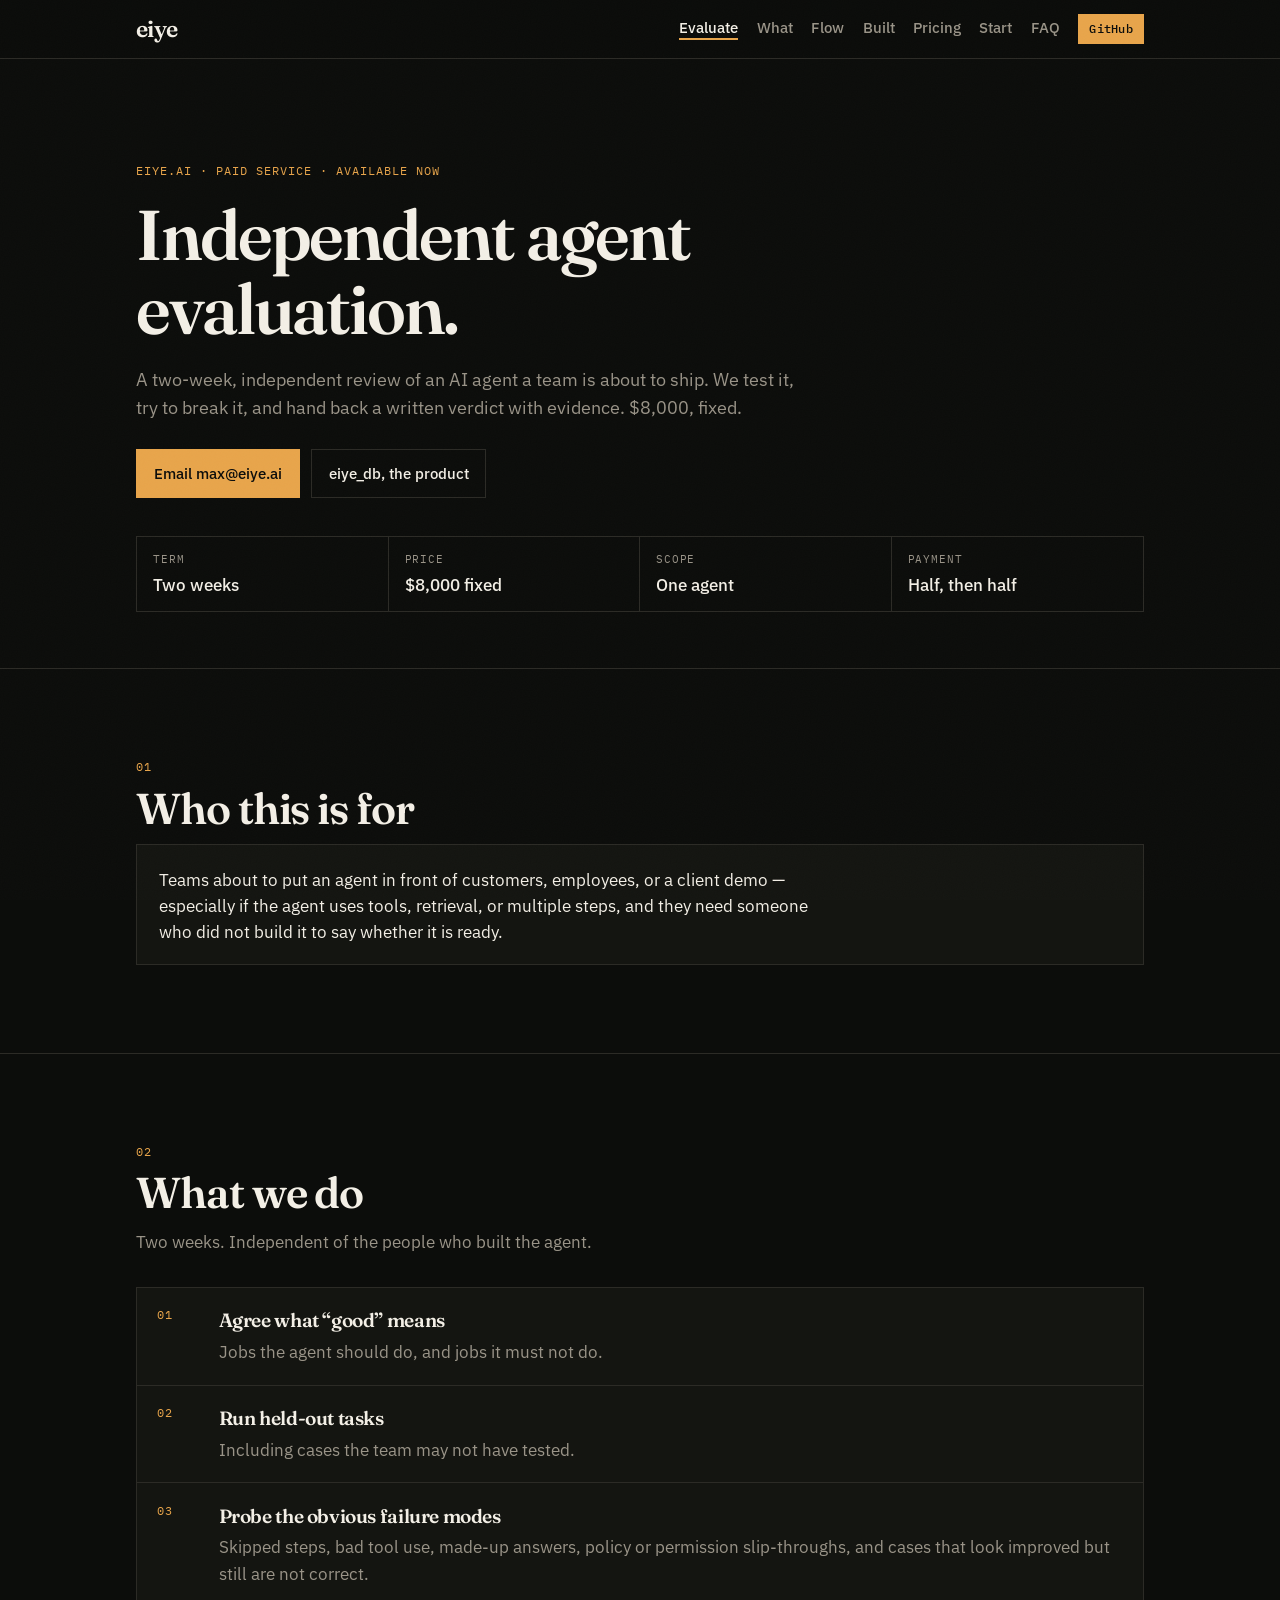
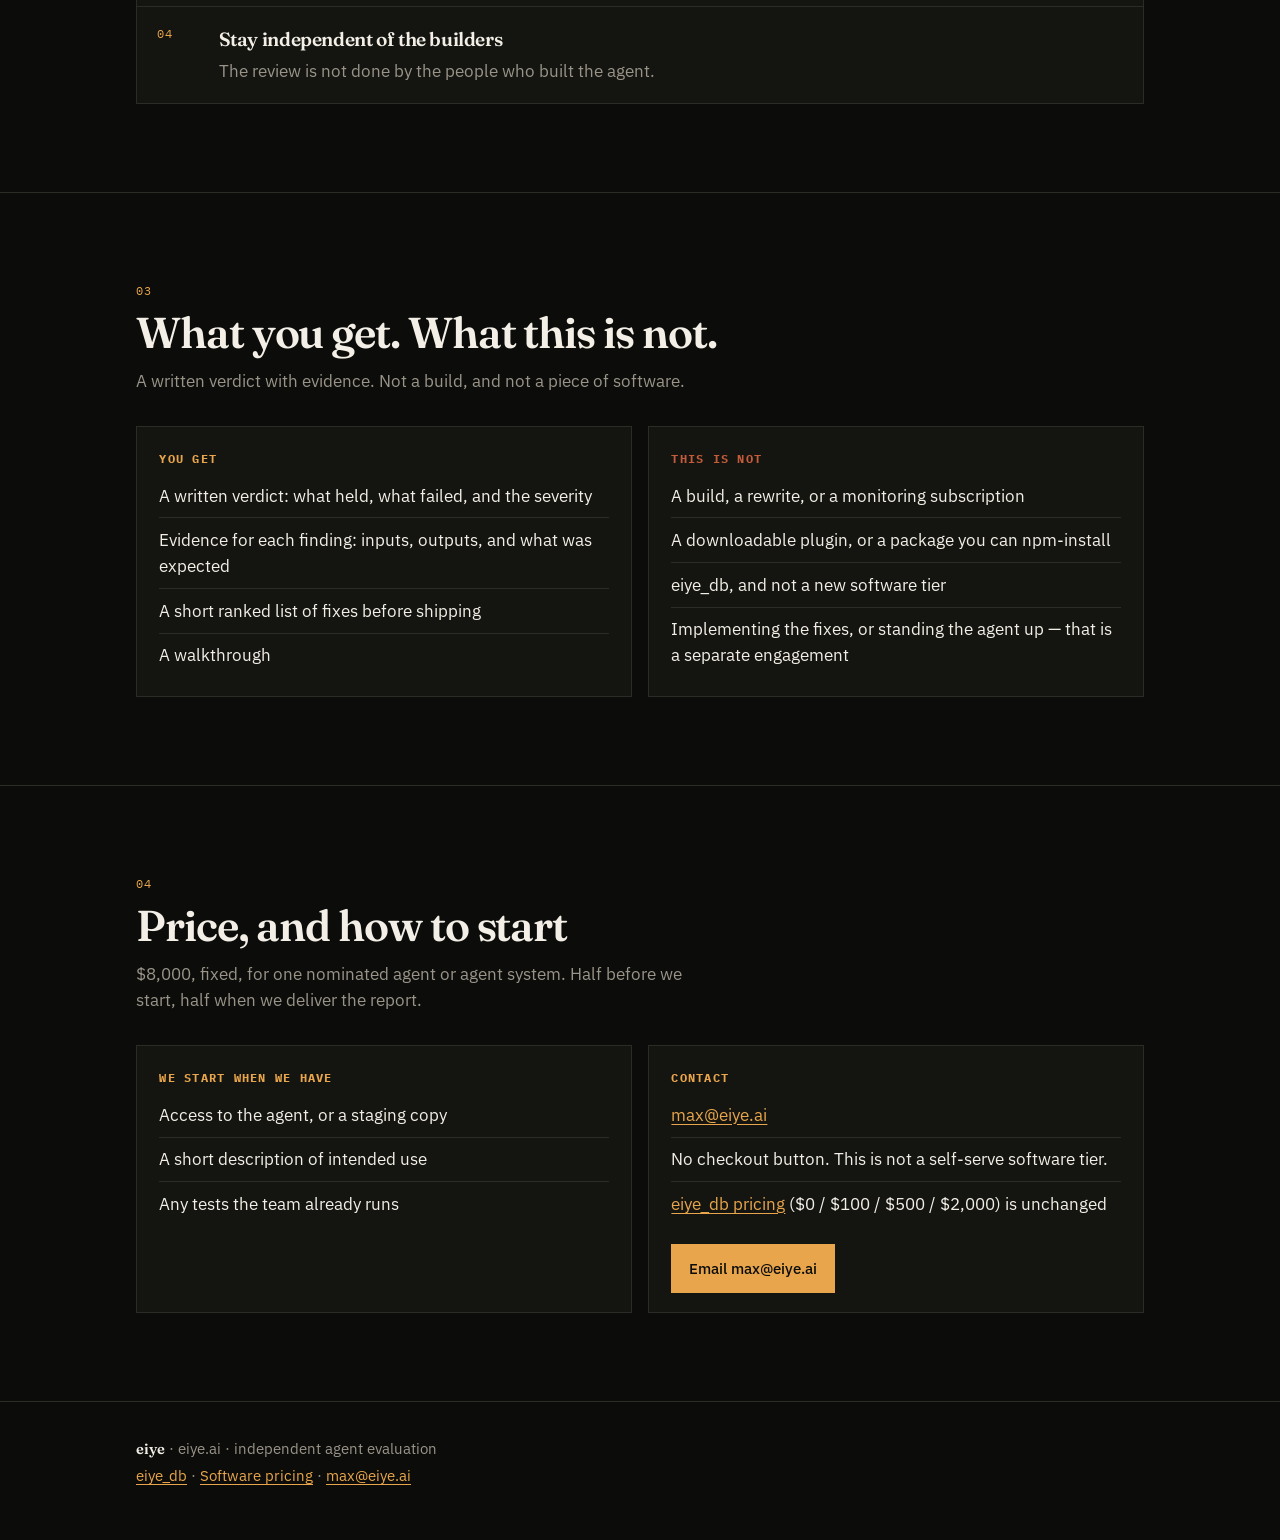
<file: docs/index.html>
<!DOCTYPE html>
<html lang="en">
<head>
  <meta charset="utf-8">
  <meta name="viewport" content="width=device-width, initial-scale=1">
  <title>Independent agent evaluation — eiye</title>
  <meta name="description" content="A two-week, independent review of an AI agent a team is about to ship. Written verdict with evidence. $8,000, fixed. Email max@eiye.ai.">
  <link rel="canonical" href="https://eiye.ai/">
  <link rel="preconnect" href="https://fonts.googleapis.com">
  <link rel="preconnect" href="https://fonts.gstatic.com" crossorigin>
  <link href="https://fonts.googleapis.com/css2?family=Fraunces:opsz,wght@9..144,500;9..144,600;9..144,700&family=IBM+Plex+Mono:wght@400;500&family=IBM+Plex+Sans:ital,wght@0,400;0,500;0,600;1,400&display=swap" rel="stylesheet">
  <link rel="stylesheet" href="styles.css">
  <script>
    (function () {
      var sections = { what: 1, flow: 1, built: 1, pricing: 1, start: 1, faq: 1 };
      var id = location.hash.slice(1);
      if (sections[id]) location.replace("eiye-db/#" + id);
    })();
  </script>
</head>
<body>
  <a class="skip" href="#main">Skip to content</a>

  <header class="site-header">
    <div class="wrap header-inner">
      <a class="mark" href="#top">eiye</a>
      <button class="nav-toggle" type="button" aria-expanded="false" aria-controls="site-nav" aria-label="Open menu">
        <span></span><span></span>
      </button>
      <nav id="site-nav" class="nav" aria-label="Primary">
        <a href="#top" aria-current="page">Evaluate</a>
        <a href="eiye-db/#what">What</a>
        <a href="eiye-db/#flow">Flow</a>
        <a href="eiye-db/#built">Built</a>
        <a href="eiye-db/#pricing">Pricing</a>
        <a href="eiye-db/#start">Start</a>
        <a href="eiye-db/#faq">FAQ</a>
        <a class="nav-github" href="https://github.com/eiye-ai/eiye-db">GitHub</a>
      </nav>
    </div>
  </header>

  <main id="main">
    <section class="hero" id="top">
      <div class="wrap">
        <p class="kicker">eiye.ai · paid service · available now</p>
        <h1>Independent agent evaluation.</h1>
        <p class="lede">A two-week, independent review of an AI agent a team is about to ship. We test it, try to break it, and hand back a written verdict with evidence. $8,000, fixed.</p>
        <div class="cta-row">
          <a class="btn btn-primary" data-mailto="evaluation" href="mailto:max@eiye.ai?subject=Independent%20agent%20evaluation">Email max@eiye.ai</a>
          <a class="btn btn-ghost" href="eiye-db/">eiye_db, the product</a>
        </div>
        <dl class="spec-strip" aria-label="Engagement facts">
          <div><dt>Term</dt><dd>Two weeks</dd></div>
          <div><dt>Price</dt><dd>$8,000 fixed</dd></div>
          <div><dt>Scope</dt><dd>One agent</dd></div>
          <div><dt>Payment</dt><dd>Half, then half</dd></div>
        </dl>
      </div>
    </section>

    <section class="section" id="who">
      <div class="wrap">
        <p class="section-n">01</p>
        <h2>Who this is for</h2>
        <article class="panel">
          <p class="prose">Teams about to put an agent in front of customers, employees, or a client demo — especially if the agent uses tools, retrieval, or multiple steps, and they need someone who did not build it to say whether it is ready.</p>
        </article>
      </div>
    </section>

    <section class="section" id="work">
      <div class="wrap">
        <p class="section-n">02</p>
        <h2>What we do</h2>
        <p class="section-lead">Two weeks. Independent of the people who built the agent.</p>
        <ol class="steps">
          <li>
            <span class="flow-n">01</span>
            <div>
              <strong>Agree what “good” means</strong>
              <p>Jobs the agent should do, and jobs it must not do.</p>
            </div>
          </li>
          <li>
            <span class="flow-n">02</span>
            <div>
              <strong>Run held-out tasks</strong>
              <p>Including cases the team may not have tested.</p>
            </div>
          </li>
          <li>
            <span class="flow-n">03</span>
            <div>
              <strong>Probe the obvious failure modes</strong>
              <p>Skipped steps, bad tool use, made-up answers, policy or permission slip-throughs, and cases that look improved but still are not correct.</p>
            </div>
          </li>
          <li>
            <span class="flow-n">04</span>
            <div>
              <strong>Stay independent of the builders</strong>
              <p>The review is not done by the people who built the agent.</p>
            </div>
          </li>
        </ol>
      </div>
    </section>

    <section class="section" id="deliver">
      <div class="wrap">
        <p class="section-n">03</p>
        <h2>What you get. What this is not.</h2>
        <p class="section-lead">A written verdict with evidence. Not a build, and not a piece of software.</p>
        <div class="split">
          <article class="panel">
            <h3>You get</h3>
            <ul>
              <li>A written verdict: what held, what failed, and the severity</li>
              <li>Evidence for each finding: inputs, outputs, and what was expected</li>
              <li>A short ranked list of fixes before shipping</li>
              <li>A walkthrough</li>
            </ul>
          </article>
          <article class="panel is-not">
            <h3>This is not</h3>
            <ul>
              <li>A build, a rewrite, or a monitoring subscription</li>
              <li>A downloadable plugin, or a package you can npm-install</li>
              <li>eiye_db, and not a new software tier</li>
              <li>Implementing the fixes, or standing the agent up — that is a separate engagement</li>
            </ul>
          </article>
        </div>
      </div>
    </section>

    <section class="section" id="price">
      <div class="wrap">
        <p class="section-n">04</p>
        <h2>Price, and how to start</h2>
        <p class="section-lead">$8,000, fixed, for one nominated agent or agent system. Half before we start, half when we deliver the report.</p>
        <div class="split">
          <article class="panel">
            <h3>We start when we have</h3>
            <ul>
              <li>Access to the agent, or a staging copy</li>
              <li>A short description of intended use</li>
              <li>Any tests the team already runs</li>
            </ul>
          </article>
          <article class="panel">
            <h3>Contact</h3>
            <ul>
              <li><a data-mailto="evaluation" href="mailto:max@eiye.ai?subject=Independent%20agent%20evaluation">max@eiye.ai</a></li>
              <li>No checkout button. This is not a self-serve software tier.</li>
              <li><a href="eiye-db/#pricing">eiye_db pricing</a> ($0 / $100 / $500 / $2,000) is unchanged</li>
            </ul>
            <div class="cta-row">
              <a class="btn btn-primary" data-mailto="evaluation" href="mailto:max@eiye.ai?subject=Independent%20agent%20evaluation">Email max@eiye.ai</a>
            </div>
          </article>
        </div>
      </div>
    </section>
  </main>

  <footer class="site-footer">
    <div class="wrap footer-inner">
      <p><strong>eiye</strong> · eiye.ai · independent agent evaluation</p>
      <p>
        <a href="eiye-db/">eiye_db</a>
        · <a href="eiye-db/#pricing">Software pricing</a>
        · <a data-mailto="evaluation" href="mailto:max@eiye.ai?subject=Independent%20agent%20evaluation">max@eiye.ai</a>
      </p>
    </div>
  </footer>

  <script src="site.js"></script>
</body>
</html>
</file>
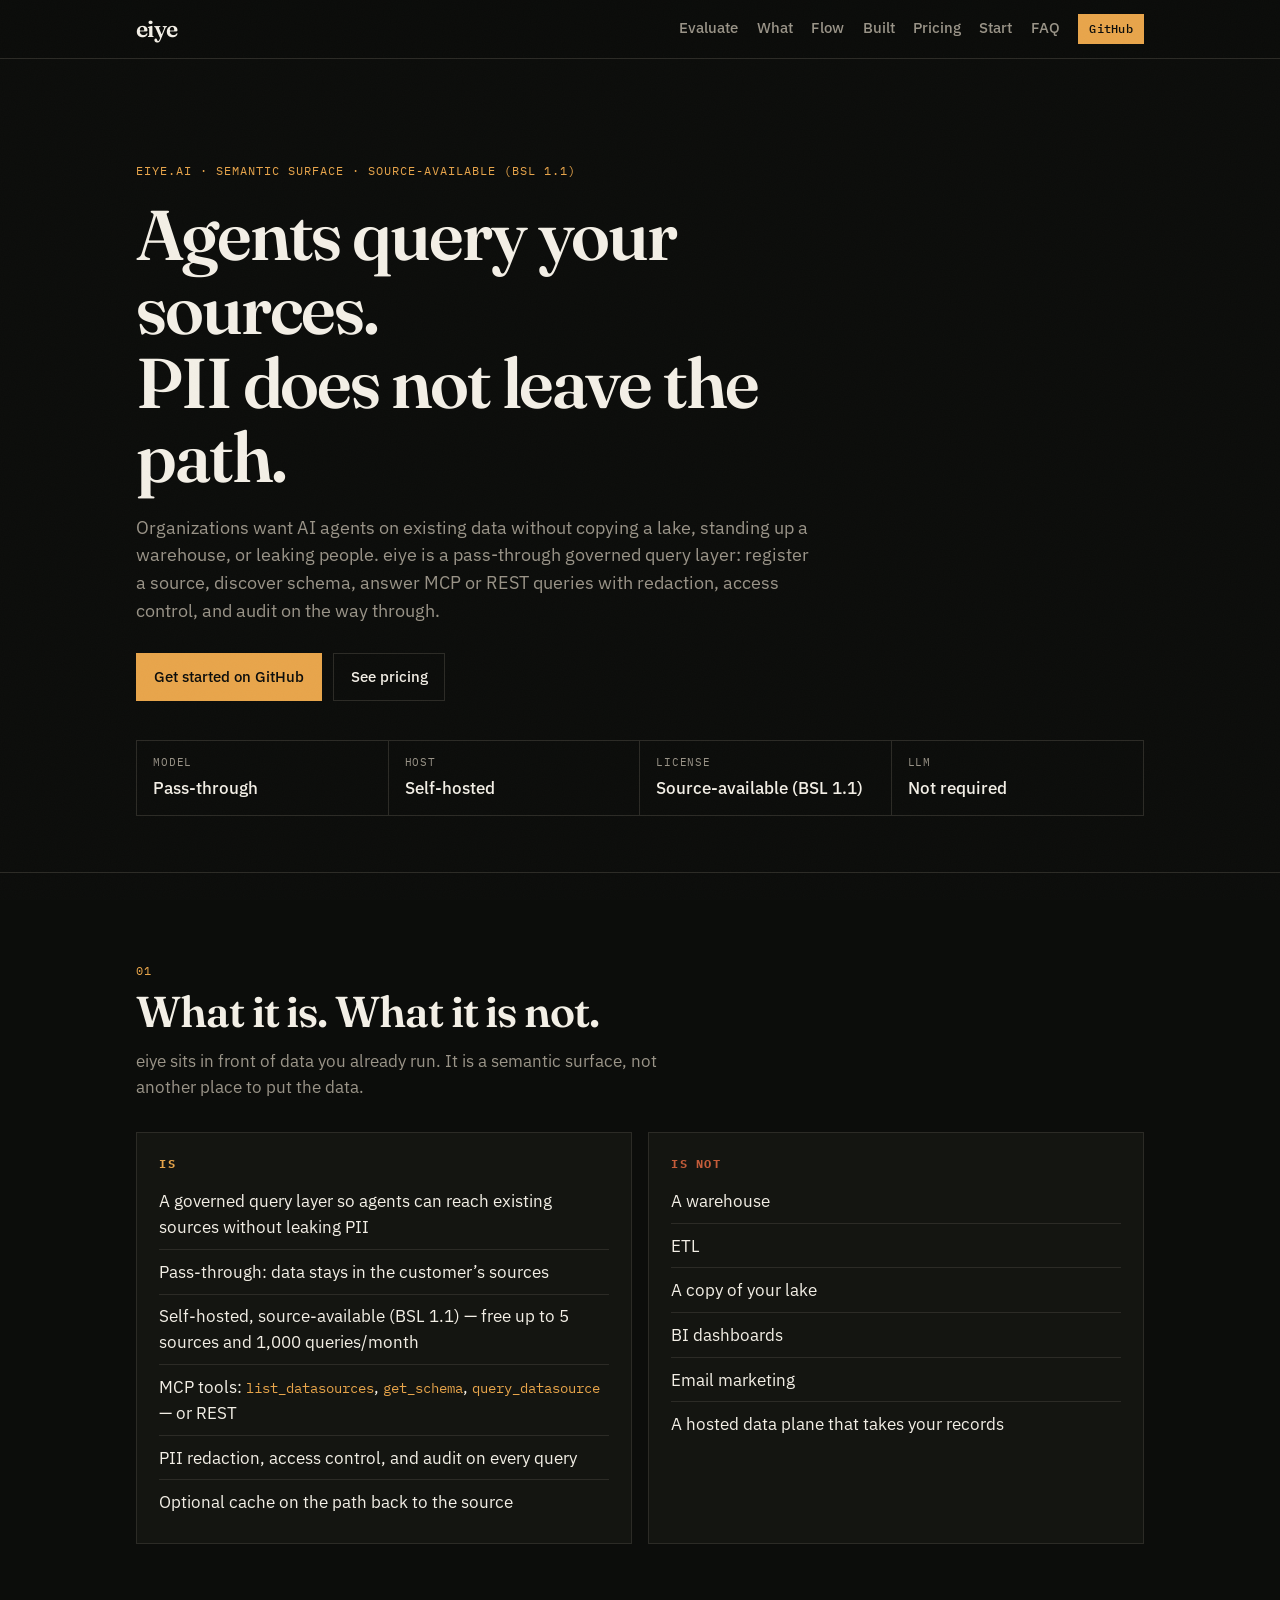
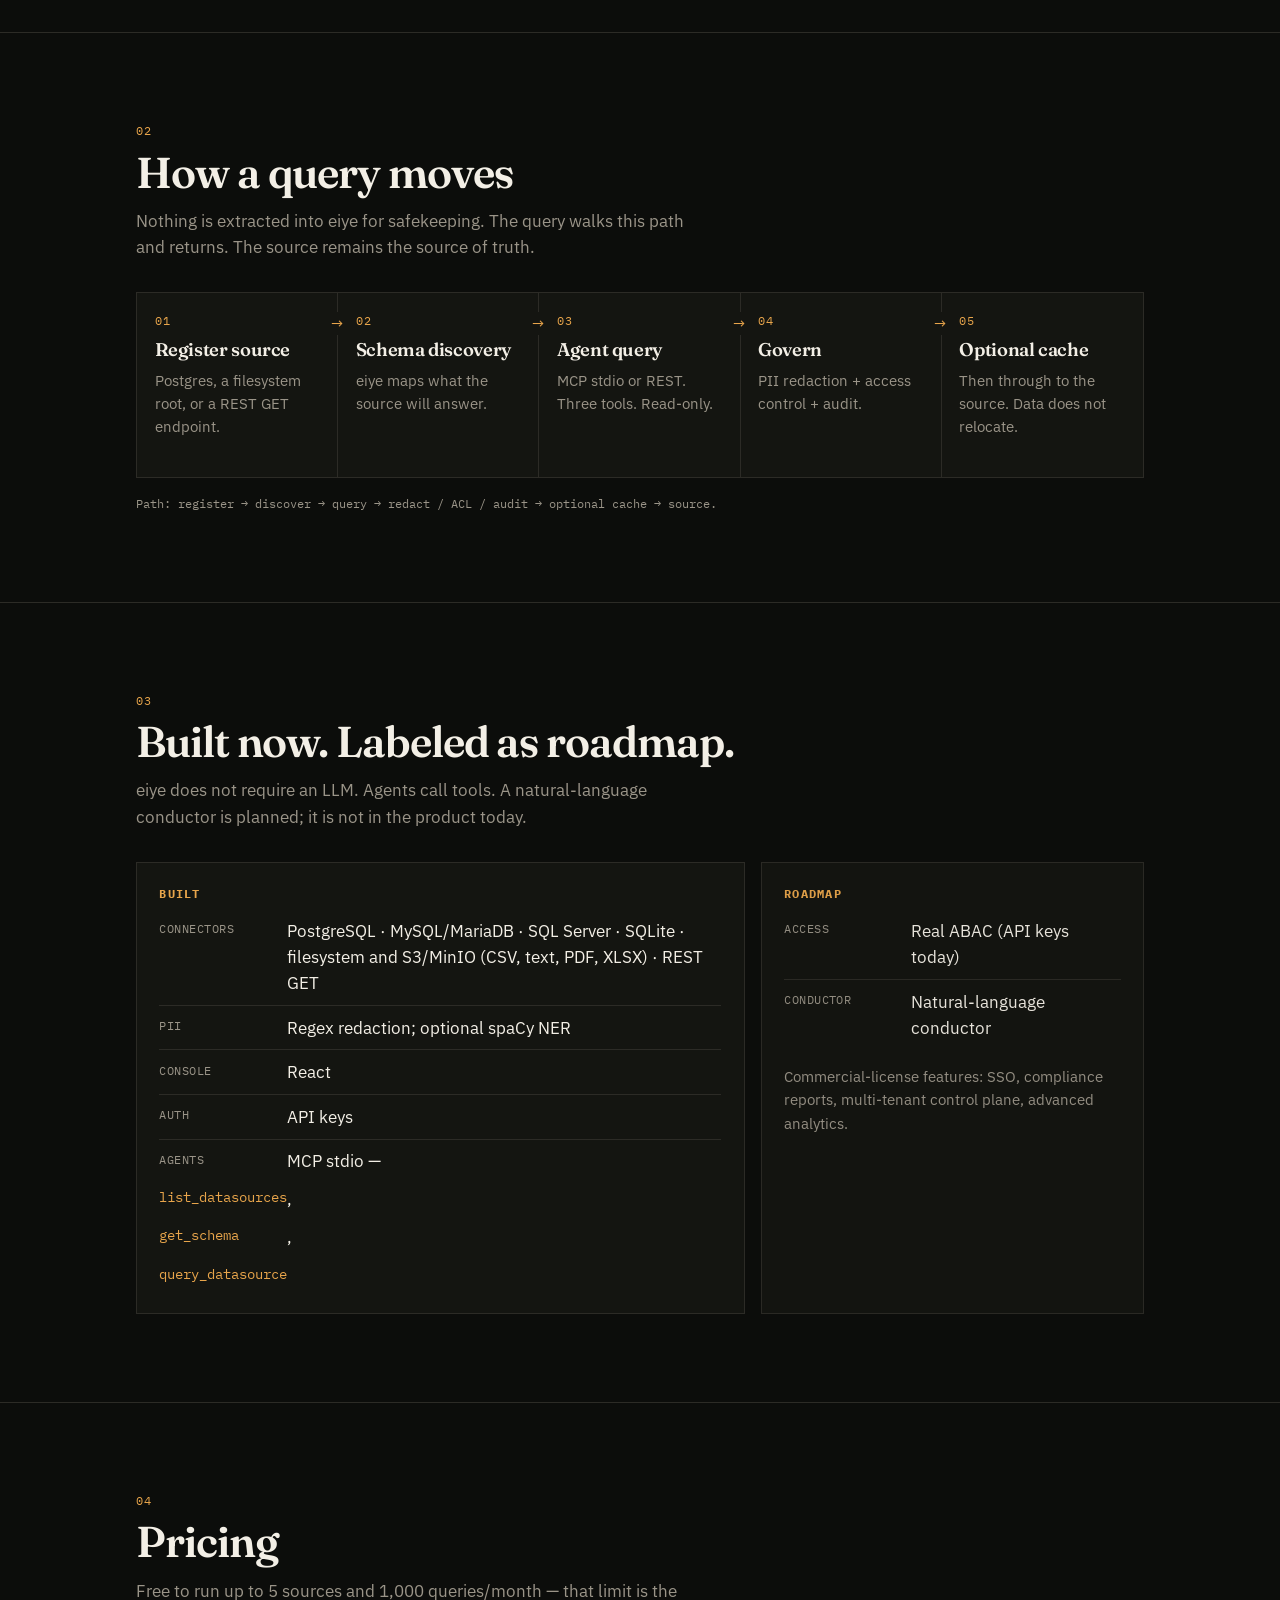
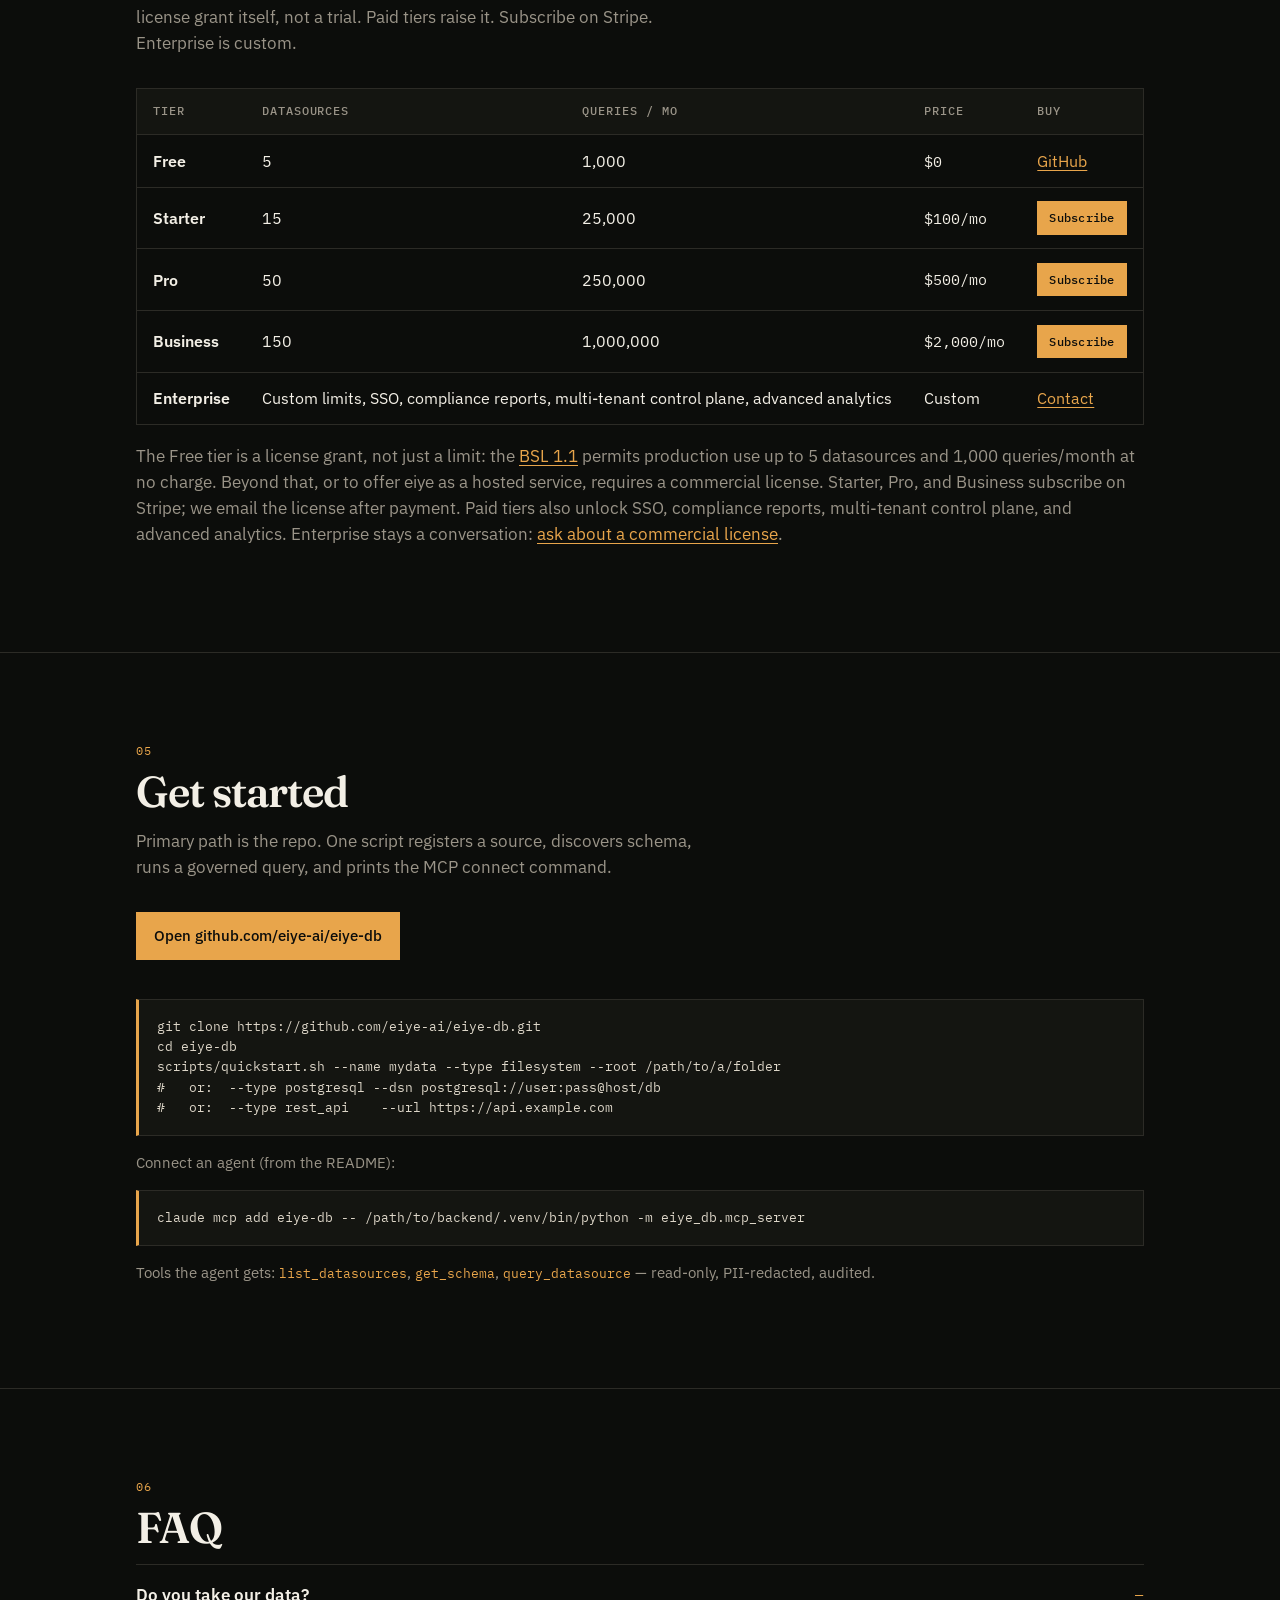
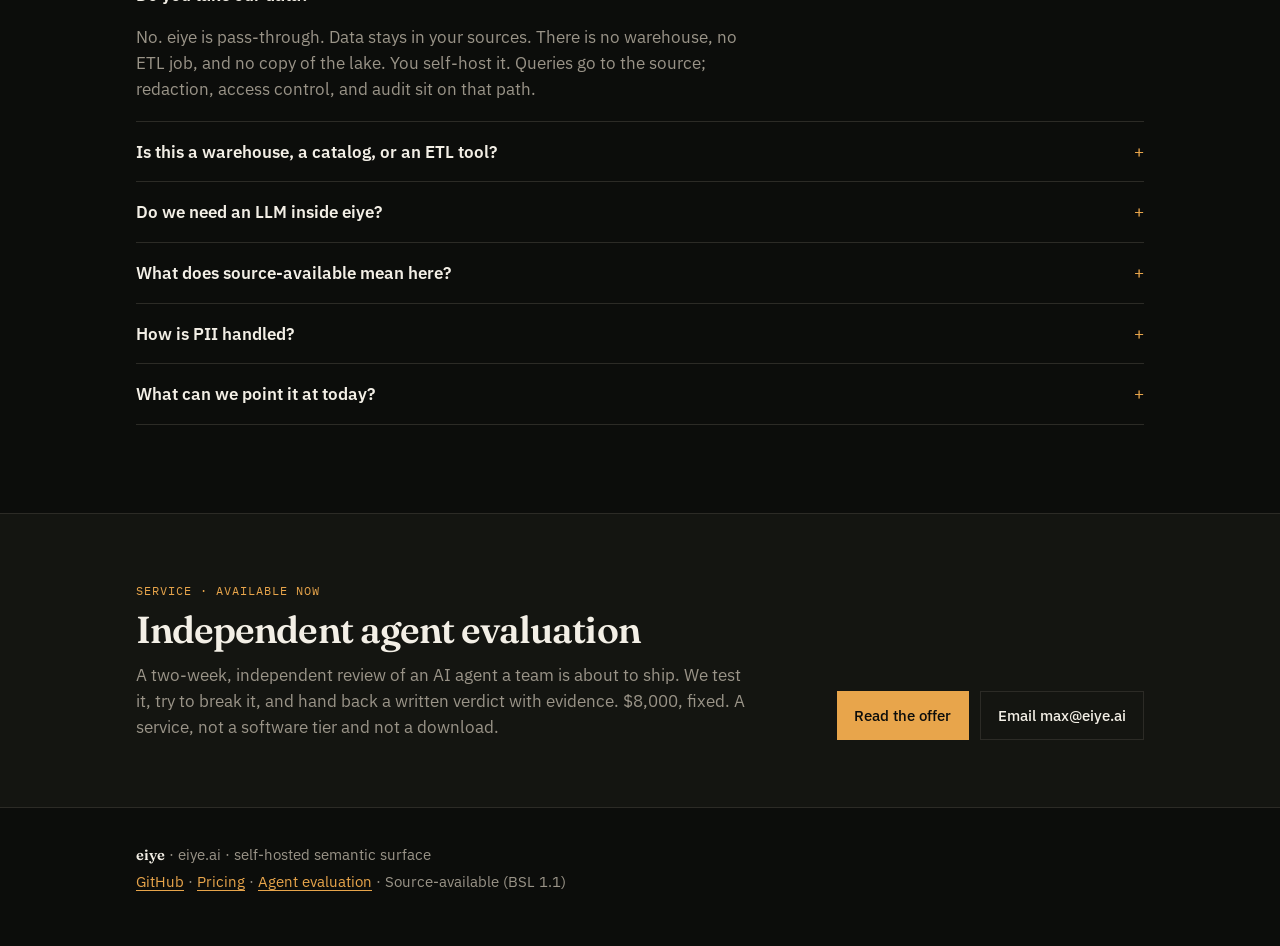
<file: docs/eiye-db/index.html>
<!DOCTYPE html>
<html lang="en">
<head>
  <meta charset="utf-8">
  <meta name="viewport" content="width=device-width, initial-scale=1">
  <title>eiye — governed query layer for AI agents</title>
  <meta name="description" content="eiye is a self-hosted semantic surface. Agents query your existing sources over MCP or REST. PII is redacted. Data stays in place.">
  <link rel="preconnect" href="https://fonts.googleapis.com">
  <link rel="preconnect" href="https://fonts.gstatic.com" crossorigin>
  <link href="https://fonts.googleapis.com/css2?family=Fraunces:opsz,wght@9..144,500;9..144,600;9..144,700&family=IBM+Plex+Mono:wght@400;500&family=IBM+Plex+Sans:ital,wght@0,400;0,500;0,600;1,400&display=swap" rel="stylesheet">
  <link rel="stylesheet" href="../styles.css">
</head>
<body>
  <a class="skip" href="#main">Skip to content</a>

  <header class="site-header">
    <div class="wrap header-inner">
      <a class="mark" href="../">eiye</a>
      <button class="nav-toggle" type="button" aria-expanded="false" aria-controls="site-nav" aria-label="Open menu">
        <span></span><span></span>
      </button>
      <nav id="site-nav" class="nav" aria-label="Primary">
        <a href="../">Evaluate</a>
        <a href="#what">What</a>
        <a href="#flow">Flow</a>
        <a href="#built">Built</a>
        <a href="#pricing">Pricing</a>
        <a href="#start">Start</a>
        <a href="#faq">FAQ</a>
        <a class="nav-github" href="https://github.com/eiye-ai/eiye-db">GitHub</a>
      </nav>
    </div>
  </header>

  <main id="main">
    <section class="hero" id="top">
      <div class="wrap">
        <p class="kicker">eiye.ai · semantic surface · source-available (BSL 1.1)</p>
        <h1>Agents query your sources.<br>PII does not leave the path.</h1>
        <p class="lede">Organizations want AI agents on existing data without copying a lake, standing up a warehouse, or leaking people. eiye is a pass-through governed query layer: register a source, discover schema, answer MCP or REST queries with redaction, access control, and audit on the way through.</p>
        <div class="cta-row">
          <a class="btn btn-primary" href="https://github.com/eiye-ai/eiye-db">Get started on GitHub</a>
          <a class="btn btn-ghost" href="#pricing">See pricing</a>
        </div>
        <dl class="spec-strip" aria-label="Product facts">
          <div><dt>Model</dt><dd>Pass-through</dd></div>
          <div><dt>Host</dt><dd>Self-hosted</dd></div>
          <div><dt>License</dt><dd>Source-available (BSL 1.1)</dd></div>
          <div><dt>LLM</dt><dd>Not required</dd></div>
        </dl>
      </div>
    </section>

    <section class="section" id="what">
      <div class="wrap">
        <p class="section-n">01</p>
        <h2>What it is. What it is not.</h2>
        <p class="section-lead">eiye sits in front of data you already run. It is a semantic surface, not another place to put the data.</p>
        <div class="split">
          <article class="panel is">
            <h3>Is</h3>
            <ul>
              <li>A governed query layer so agents can reach existing sources without leaking PII</li>
              <li>Pass-through: data stays in the customer’s sources</li>
              <li>Self-hosted, source-available (BSL 1.1) — free up to 5 sources and 1,000 queries/month</li>
              <li>MCP tools: <code>list_datasources</code>, <code>get_schema</code>, <code>query_datasource</code> — or REST</li>
              <li>PII redaction, access control, and audit on every query</li>
              <li>Optional cache on the path back to the source</li>
            </ul>
          </article>
          <article class="panel is-not">
            <h3>Is not</h3>
            <ul>
              <li>A warehouse</li>
              <li>ETL</li>
              <li>A copy of your lake</li>
              <li>BI dashboards</li>
              <li>Email marketing</li>
              <li>A hosted data plane that takes your records</li>
            </ul>
          </article>
        </div>
      </div>
    </section>

    <section class="section" id="flow">
      <div class="wrap">
        <p class="section-n">02</p>
        <h2>How a query moves</h2>
        <p class="section-lead">Nothing is extracted into eiye for safekeeping. The query walks this path and returns. The source remains the source of truth.</p>
        <ol class="flow" aria-label="Query path">
          <li>
            <span class="flow-n">01</span>
            <strong>Register source</strong>
            <span>Postgres, a filesystem root, or a REST GET endpoint.</span>
          </li>
          <li>
            <span class="flow-n">02</span>
            <strong>Schema discovery</strong>
            <span>eiye maps what the source will answer.</span>
          </li>
          <li>
            <span class="flow-n">03</span>
            <strong>Agent query</strong>
            <span>MCP stdio or REST. Three tools. Read-only.</span>
          </li>
          <li>
            <span class="flow-n">04</span>
            <strong>Govern</strong>
            <span>PII redaction + access control + audit.</span>
          </li>
          <li>
            <span class="flow-n">05</span>
            <strong>Optional cache</strong>
            <span>Then through to the source. Data does not relocate.</span>
          </li>
        </ol>
        <p class="flow-note">Path: register → discover → query → redact / ACL / audit → optional cache → source.</p>
      </div>
    </section>

    <section class="section" id="built">
      <div class="wrap">
        <p class="section-n">03</p>
        <h2>Built now. Labeled as roadmap.</h2>
        <p class="section-lead">eiye does not require an LLM. Agents call tools. A natural-language conductor is planned; it is not in the product today.</p>
        <div class="split split-uneven">
          <article class="panel">
            <h3>Built</h3>
            <ul class="spec-list">
              <li><span>Connectors</span> PostgreSQL · MySQL/MariaDB · SQL Server · SQLite · filesystem and S3/MinIO (CSV, text, PDF, XLSX) · REST GET</li>
              <li><span>PII</span> Regex redaction; optional spaCy NER</li>
              <li><span>Console</span> React</li>
              <li><span>Auth</span> API keys</li>
              <li><span>Agents</span> MCP stdio — <code>list_datasources</code>, <code>get_schema</code>, <code>query_datasource</code></li>
            </ul>
          </article>
          <article class="panel dim">
            <h3>Roadmap</h3>
            <ul class="spec-list">
              <li><span>Access</span> Real ABAC (API keys today)</li>
              <li><span>Conductor</span> Natural-language conductor</li>
            </ul>
            <p class="quiet">Commercial-license features: SSO, compliance reports, multi-tenant control plane, advanced analytics.</p>
          </article>
        </div>
      </div>
    </section>

    <section class="section" id="pricing">
      <div class="wrap">
        <p class="section-n">04</p>
        <h2>Pricing</h2>
        <p class="section-lead">Free to run up to 5 sources and 1,000 queries/month — that limit is the license grant itself, not a trial. Paid tiers raise it. Subscribe on Stripe. Enterprise is custom.</p>
        <div class="table-wrap">
          <table class="pricing">
            <thead>
              <tr>
                <th scope="col">Tier</th>
                <th scope="col">Datasources</th>
                <th scope="col">Queries / mo</th>
                <th scope="col">Price</th>
                <th scope="col">Buy</th>
              </tr>
            </thead>
            <tbody>
              <tr>
                <th scope="row">Free</th>
                <td>5</td>
                <td>1,000</td>
                <td><code>$0</code></td>
                <td><a href="https://github.com/eiye-ai/eiye-db">GitHub</a></td>
              </tr>
              <tr>
                <th scope="row">Starter</th>
                <td>15</td>
                <td>25,000</td>
                <td><code>$100/mo</code></td>
                <td><a class="btn btn-primary btn-compact" href="https://buy.stripe.com/14AcMTbKPewvetF9hvf7i01" target="_blank" rel="noopener noreferrer">Subscribe</a></td>
              </tr>
              <tr>
                <th scope="row">Pro</th>
                <td>50</td>
                <td>250,000</td>
                <td><code>$500/mo</code></td>
                <td><a class="btn btn-primary btn-compact" href="https://buy.stripe.com/8x24gn4in5ZZfxJ8drf7i02" target="_blank" rel="noopener noreferrer">Subscribe</a></td>
              </tr>
              <tr>
                <th scope="row">Business</th>
                <td>150</td>
                <td>1,000,000</td>
                <td><code>$2,000/mo</code></td>
                <td><a class="btn btn-primary btn-compact" href="https://buy.stripe.com/cNicMT16bcon2KX9hvf7i03" target="_blank" rel="noopener noreferrer">Subscribe</a></td>
              </tr>
              <tr>
                <th scope="row">Enterprise</th>
                <td colspan="2">Custom limits, SSO, compliance reports, multi-tenant control plane, advanced analytics</td>
                <td>Custom</td>
                <td><a data-mailto="commercial" href="mailto:max@eiye.ai?subject=eiye%20commercial%20inquiry">Contact</a></td>
              </tr>
            </tbody>
          </table>
        </div>
        <p class="pricing-note">The Free tier is a license grant, not just a limit: the <a href="https://github.com/eiye-ai/eiye-db/blob/main/LICENSE">BSL 1.1</a> permits production use up to 5 datasources and 1,000 queries/month at no charge. Beyond that, or to offer eiye as a hosted service, requires a commercial license. Starter, Pro, and Business subscribe on Stripe; we email the license after payment. Paid tiers also unlock SSO, compliance reports, multi-tenant control plane, and advanced analytics. Enterprise stays a conversation: <a data-mailto="commercial" href="mailto:max@eiye.ai?subject=eiye%20commercial%20inquiry">ask about a commercial license</a>.</p>
      </div>
    </section>

    <section class="section" id="start">
      <div class="wrap">
        <p class="section-n">05</p>
        <h2>Get started</h2>
        <p class="section-lead">Primary path is the repo. One script registers a source, discovers schema, runs a governed query, and prints the MCP connect command.</p>
        <div class="cta-row">
          <a class="btn btn-primary" href="https://github.com/eiye-ai/eiye-db">Open github.com/eiye-ai/eiye-db</a>
        </div>
        <pre class="code" tabindex="0"><code>git clone https://github.com/eiye-ai/eiye-db.git
cd eiye-db
scripts/quickstart.sh --name mydata --type filesystem --root /path/to/a/folder
#   or:  --type postgresql --dsn postgresql://user:pass@host/db
#   or:  --type rest_api    --url https://api.example.com</code></pre>
        <p class="quiet">Connect an agent (from the README):</p>
        <pre class="code" tabindex="0"><code>claude mcp add eiye-db -- /path/to/backend/.venv/bin/python -m eiye_db.mcp_server</code></pre>
        <p class="quiet">Tools the agent gets: <code>list_datasources</code>, <code>get_schema</code>, <code>query_datasource</code> — read-only, PII-redacted, audited.</p>
      </div>
    </section>

    <section class="section" id="faq">
      <div class="wrap">
        <p class="section-n">06</p>
        <h2>FAQ</h2>
        <div class="faq">
          <details open>
            <summary>Do you take our data?</summary>
            <p>No. eiye is pass-through. Data stays in your sources. There is no warehouse, no ETL job, and no copy of the lake. You self-host it. Queries go to the source; redaction, access control, and audit sit on that path.</p>
          </details>
          <details>
            <summary>Is this a warehouse, a catalog, or an ETL tool?</summary>
            <p>No. Non-goals: ETL, warehouse, BI dashboards, email marketing. eiye is a governed query layer in front of systems you already operate.</p>
          </details>
          <details>
            <summary>Do we need an LLM inside eiye?</summary>
            <p>No. eiye does not require an LLM. Agents call MCP or REST. A natural-language conductor is on the roadmap and is labeled as such — it is not required to run the surface today.</p>
          </details>
          <details>
            <summary>What does source-available mean here?</summary>
            <p>The full source is public and auditable — connectors, PII engine, access control, audit, MCP, REST, React console — but it is not open source in the OSI sense, and we do not call it that. eiye is licensed under the <a href="https://github.com/eiye-ai/eiye-db/blob/main/LICENSE">Business Source License 1.1</a>: read it, run it, modify it, and use it in production free of charge up to 5 datasources and 1,000 queries per month. Larger production use, or offering eiye to third parties as a hosted service, requires a commercial license. Each release converts to Apache-2.0 four years after publication, so nothing is enclosed permanently.</p>
          </details>
          <details>
            <summary>How is PII handled?</summary>
            <p>On the query path. Baseline redaction is regex. Optional spaCy NER for names and locations. Combined with access control and a recorded audit trail.</p>
          </details>
          <details>
            <summary>What can we point it at today?</summary>
            <p>PostgreSQL, a filesystem root (CSV, text, PDF, XLSX), and REST GET. That is what is built now — not a promise list.</p>
          </details>
        </div>
      </div>
    </section>

    <section class="offer-band" id="evaluate" aria-labelledby="evaluate-title">
      <div class="wrap offer-band-inner">
        <div>
          <p class="kicker">Service · available now</p>
          <h2 id="evaluate-title">Independent agent evaluation</h2>
          <p>A two-week, independent review of an AI agent a team is about to ship. We test it, try to break it, and hand back a written verdict with evidence. $8,000, fixed. A service, not a software tier and not a download.</p>
        </div>
        <div class="cta-row">
          <a class="btn btn-primary" href="../">Read the offer</a>
          <a class="btn btn-ghost" data-mailto="evaluation" href="mailto:max@eiye.ai?subject=Independent%20agent%20evaluation">Email max@eiye.ai</a>
        </div>
      </div>
    </section>
  </main>

  <footer class="site-footer">
    <div class="wrap footer-inner">
      <p><strong>eiye</strong> · eiye.ai · self-hosted semantic surface</p>
      <p>
        <a href="https://github.com/eiye-ai/eiye-db">GitHub</a>
        · <a href="#pricing">Pricing</a>
        · <a href="../">Agent evaluation</a>
        · Source-available (BSL 1.1)
      </p>
    </div>
  </footer>

  <script src="../site.js"></script>
</body>
</html>
</file>
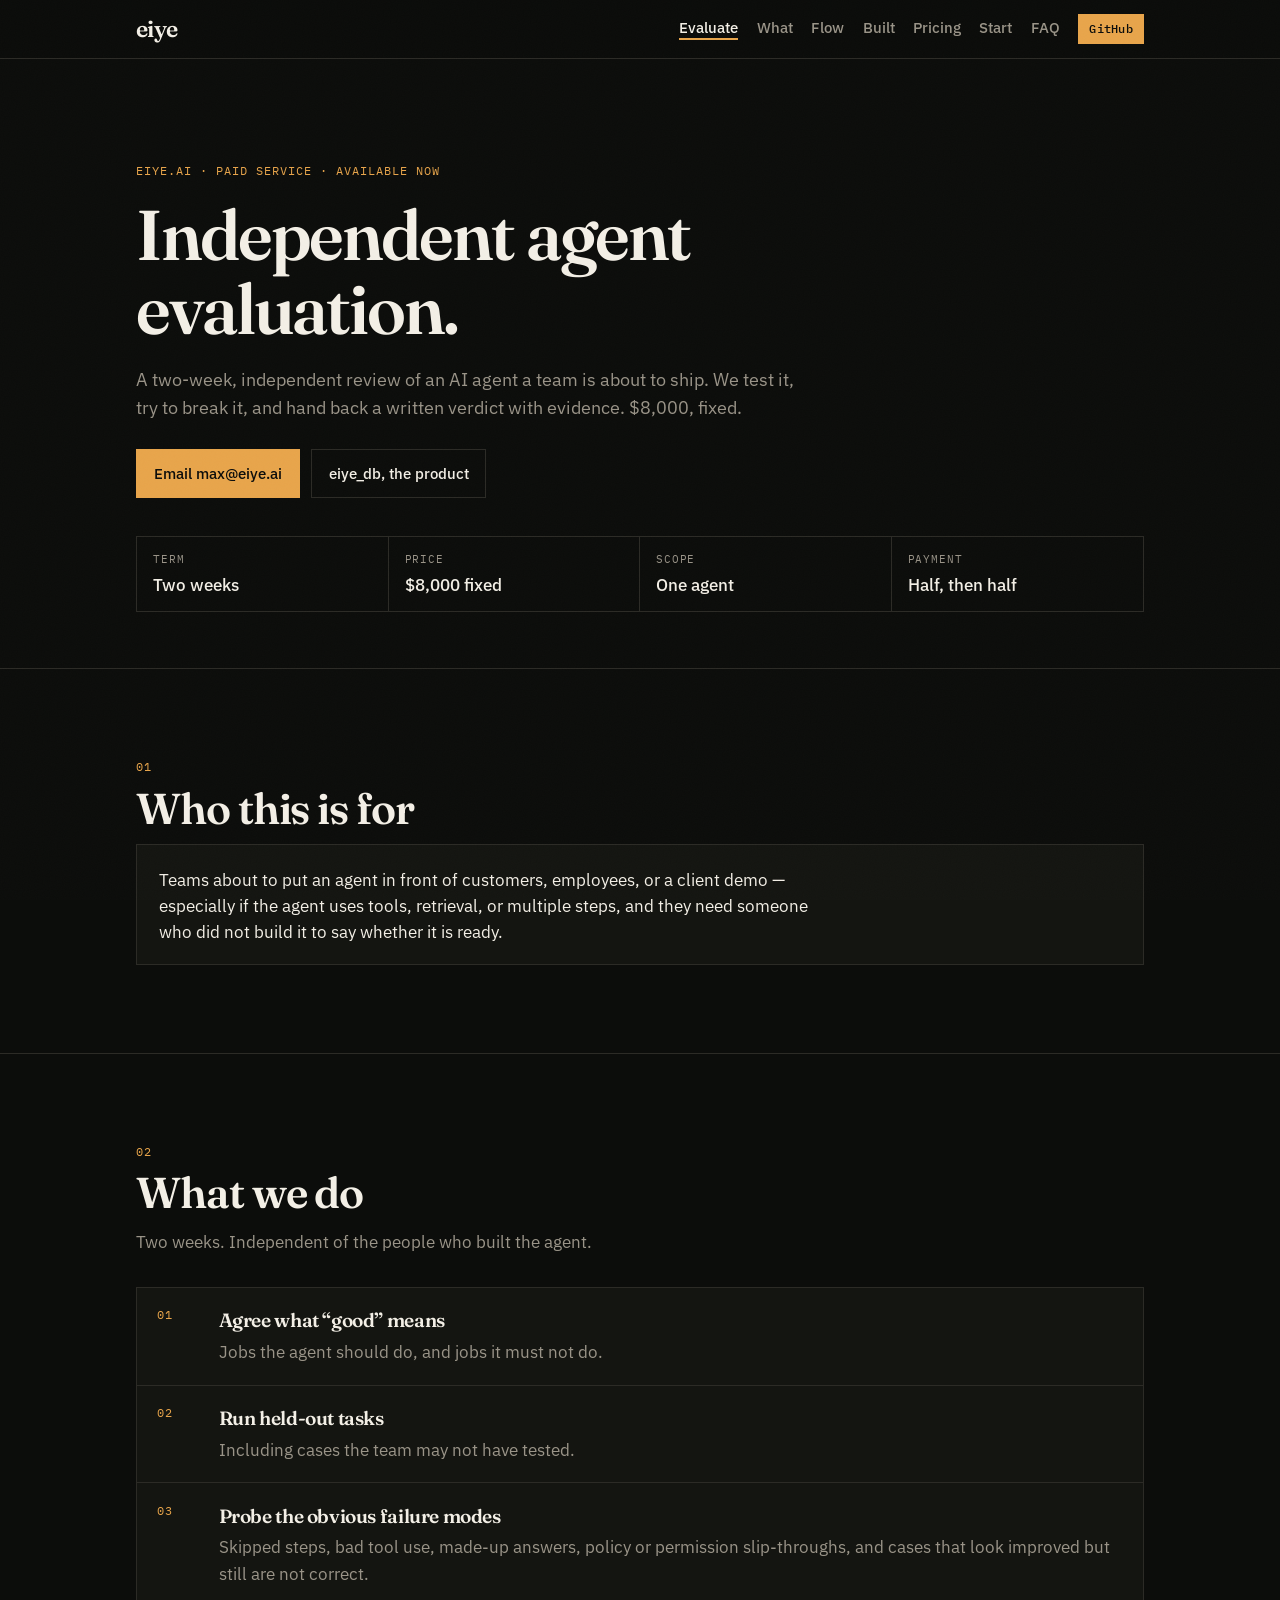
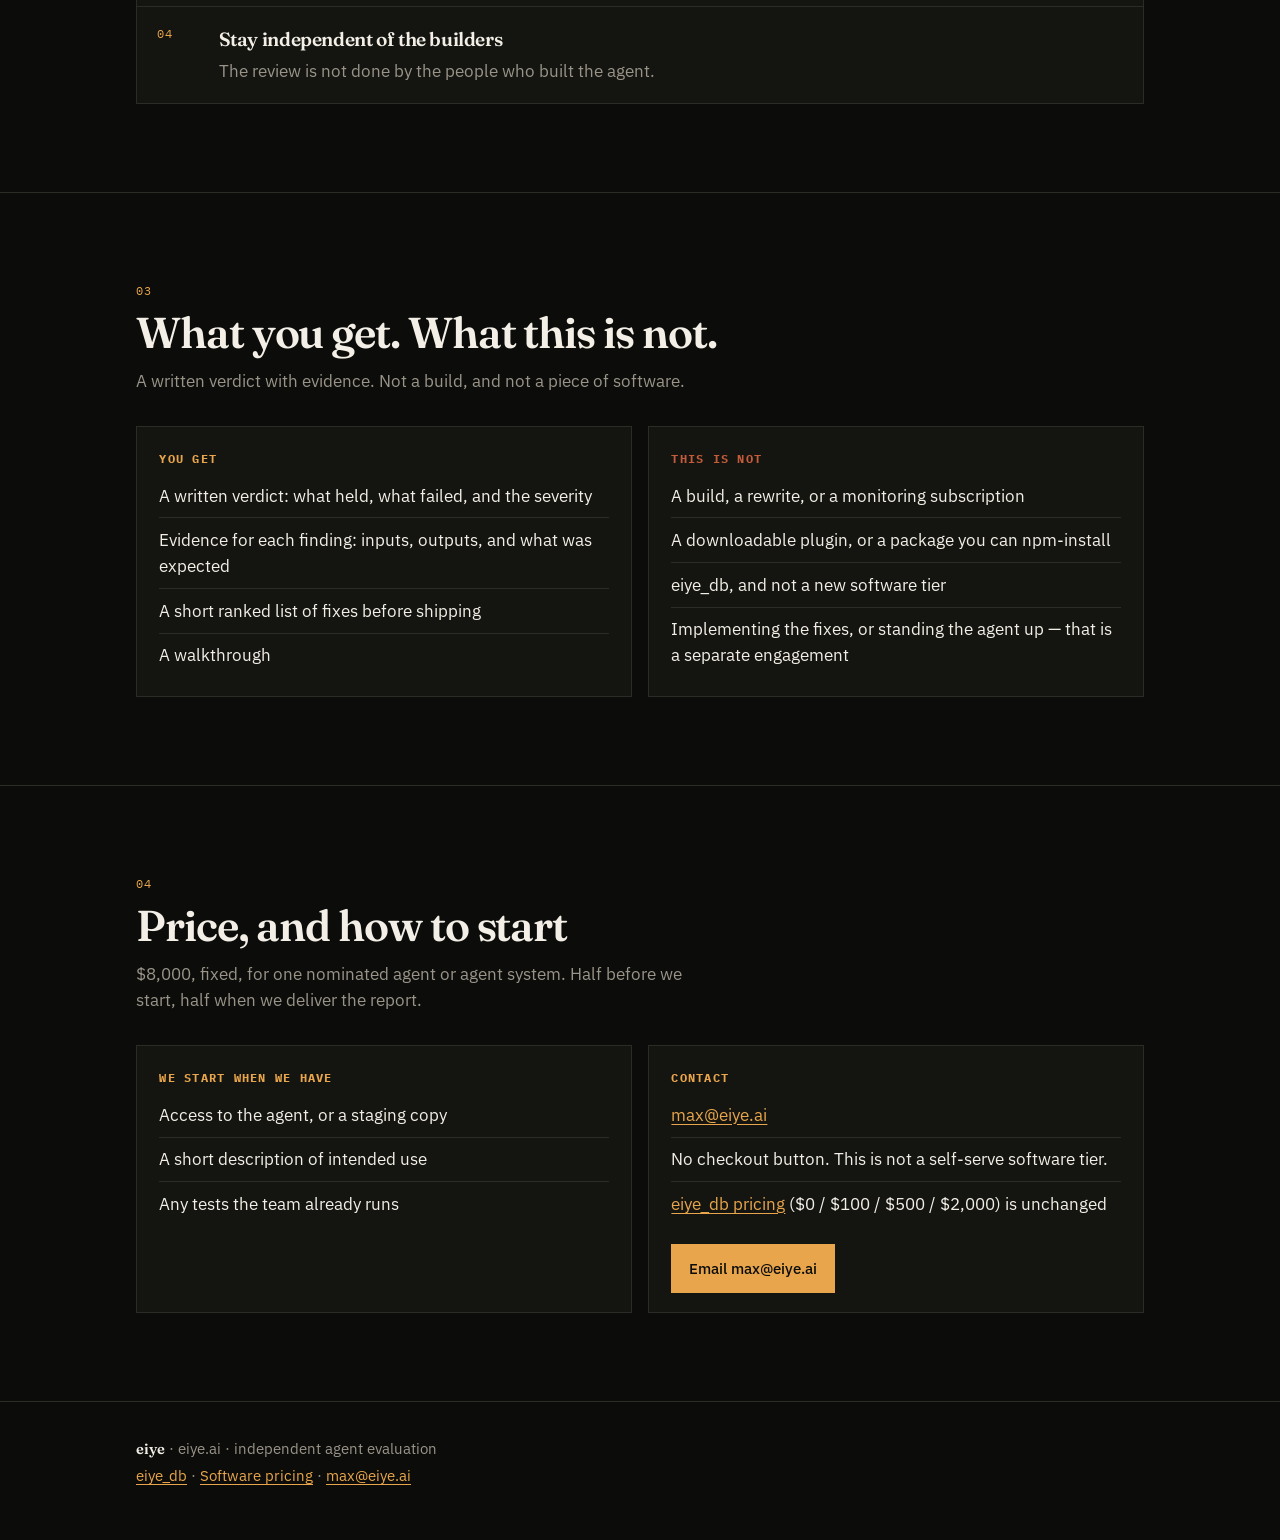
<file: docs/evaluation/index.html>
<!DOCTYPE html>
<html lang="en">
<head>
  <meta charset="utf-8">
  <meta name="viewport" content="width=device-width, initial-scale=1">
  <title>Independent agent evaluation — eiye</title>
  <link rel="canonical" href="https://eiye.ai/">
  <meta http-equiv="refresh" content="0; url=../">
  <script>location.replace("../" + location.search + location.hash);</script>
  <style>
    body { margin: 1.4rem; background: #0c0d0b; color: #f3efe6; font-family: "IBM Plex Sans", system-ui, sans-serif; }
    a { color: #e8a54b; }
  </style>
</head>
<body>
  <p><a href="../">Independent agent evaluation</a></p>
</body>
</html>
</file>
<file: docs/styles.css>
/* eiye — dark ink, one amber accent, editorial type */
:root {
  --bg: #0c0d0b;
  --bg-2: #141511;
  --ink: #f3efe6;
  --muted: #9a9488;
  --line: #2c2b26;
  --amber: #e8a54b;
  --amber-dim: #b57d2e;
  --danger: #c45c3a;
  --mono: "IBM Plex Mono", ui-monospace, monospace;
  --sans: "IBM Plex Sans", system-ui, sans-serif;
  --serif: "Fraunces", "Times New Roman", serif;
  --wrap: 1080px;
  --gutter: clamp(1.1rem, 4vw, 2.25rem);
}

*, *::before, *::after { box-sizing: border-box; }
html { scroll-behavior: smooth; }
@media (prefers-reduced-motion: reduce) {
  html { scroll-behavior: auto; }
  * { transition: none !important; }
}

body {
  margin: 0;
  background: var(--bg);
  color: var(--ink);
  font-family: var(--sans);
  font-size: 1.05rem;
  line-height: 1.55;
  -webkit-font-smoothing: antialiased;
}

body::before {
  content: "";
  position: fixed;
  inset: 0;
  pointer-events: none;
  z-index: 50;
  opacity: 0.035;
  background-image: url("data:image/svg+xml,%3Csvg xmlns='http://www.w3.org/2000/svg' width='140' height='140'%3E%3Cfilter id='n'%3E%3CfeTurbulence type='fractalNoise' baseFrequency='.85' numOctaves='2' stitchTiles='stitch'/%3E%3C/filter%3E%3Crect width='140' height='140' filter='url(%23n)' opacity='.55'/%3E%3C/svg%3E");
}

.skip {
  position: absolute;
  left: -999px;
  top: 0;
  background: var(--amber);
  color: var(--bg);
  padding: 0.5rem 0.8rem;
  z-index: 100;
}
.skip:focus { left: var(--gutter); }

.wrap {
  width: min(var(--wrap), 100%);
  margin-inline: auto;
  padding-inline: var(--gutter);
}

a { color: var(--amber); text-underline-offset: 0.18em; }
a:hover { color: #f3c47a; }
code {
  font-family: var(--mono);
  font-size: 0.86em;
  color: var(--amber);
}

.site-header {
  position: sticky;
  top: 0;
  z-index: 40;
  background: color-mix(in srgb, var(--bg) 88%, transparent);
  border-bottom: 1px solid var(--line);
  backdrop-filter: blur(10px);
}
.header-inner {
  display: flex;
  align-items: center;
  justify-content: space-between;
  min-height: 3.6rem;
  gap: 1rem;
}
.mark {
  font-family: var(--serif);
  font-optical-sizing: auto;
  font-weight: 600;
  font-size: 1.45rem;
  color: var(--ink);
  text-decoration: none;
  letter-spacing: -0.03em;
}
.mark:hover { color: var(--amber); }

.nav {
  display: flex;
  align-items: center;
  gap: 1.15rem;
}
.nav a {
  color: var(--muted);
  text-decoration: none;
  font-size: 0.92rem;
  font-weight: 500;
}
.nav a:hover,
.nav a[aria-current="page"] { color: var(--ink); }
.nav a[aria-current="page"] { box-shadow: inset 0 -2px 0 var(--amber); }
.nav-github {
  color: var(--bg) !important;
  background: var(--amber);
  padding: 0.32rem 0.7rem;
  font-family: var(--mono);
  font-size: 0.78rem !important;
  letter-spacing: 0.02em;
}
.nav-github:hover { background: #f3c47a; color: var(--bg) !important; }

.nav-toggle {
  display: none;
  width: 2.4rem;
  height: 2.4rem;
  border: 1px solid var(--line);
  background: transparent;
  cursor: pointer;
  padding: 0.55rem;
}
.nav-toggle span {
  display: block;
  height: 1px;
  background: var(--ink);
  margin: 6px 0;
}

.hero {
  padding: clamp(3rem, 8vw, 6.5rem) 0 3.5rem;
  border-bottom: 1px solid var(--line);
}
.kicker {
  font-family: var(--mono);
  font-size: 0.78rem;
  letter-spacing: 0.08em;
  text-transform: uppercase;
  color: var(--amber);
  margin: 0 0 1.1rem;
}
.hero h1 {
  font-family: var(--serif);
  font-optical-sizing: auto;
  font-weight: 600;
  font-size: clamp(2.35rem, 7vw, 4.4rem);
  line-height: 1.05;
  letter-spacing: -0.03em;
  margin: 0 0 1.25rem;
  max-width: 16ch;
}
.lede {
  max-width: 62ch;
  color: var(--muted);
  font-size: 1.12rem;
  margin: 0 0 1.75rem;
}
.cta-row {
  display: flex;
  flex-wrap: wrap;
  gap: 0.7rem;
  margin-bottom: 2.4rem;
}
.btn {
  display: inline-flex;
  align-items: center;
  text-decoration: none;
  font-weight: 500;
  font-size: 0.95rem;
  padding: 0.72rem 1.05rem;
  border: 1px solid transparent;
}
.btn-primary {
  background: var(--amber);
  color: var(--bg);
}
.btn-primary:hover { background: #f3c47a; color: var(--bg); }
.btn-ghost {
  border-color: var(--line);
  color: var(--ink);
  background: transparent;
}
.btn-ghost:hover { border-color: var(--amber); color: var(--amber); }
.btn-compact {
  padding: 0.38rem 0.7rem;
  font-size: 0.78rem;
  font-family: var(--mono);
  letter-spacing: 0.02em;
  white-space: nowrap;
}

.spec-strip {
  display: grid;
  grid-template-columns: repeat(4, minmax(0, 1fr));
  gap: 0;
  border: 1px solid var(--line);
  margin: 0;
}
.spec-strip div {
  padding: 0.85rem 1rem;
  border-right: 1px solid var(--line);
}
.spec-strip div:last-child { border-right: 0; }
.spec-strip dt {
  font-family: var(--mono);
  font-size: 0.68rem;
  letter-spacing: 0.08em;
  text-transform: uppercase;
  color: var(--muted);
  margin: 0 0 0.25rem;
}
.spec-strip dd {
  margin: 0;
  font-weight: 500;
}

.section {
  padding: clamp(3rem, 7vw, 5.5rem) 0;
  border-bottom: 1px solid var(--line);
}
.section-n {
  font-family: var(--mono);
  color: var(--amber);
  font-size: 0.78rem;
  letter-spacing: 0.12em;
  margin: 0 0 0.5rem;
}
.section h2 {
  font-family: var(--serif);
  font-optical-sizing: auto;
  font-weight: 600;
  font-size: clamp(1.8rem, 4vw, 2.7rem);
  letter-spacing: -0.025em;
  margin: 0 0 0.7rem;
  line-height: 1.12;
}
.section-lead {
  max-width: 58ch;
  color: var(--muted);
  margin: 0 0 2rem;
}

.split {
  display: grid;
  grid-template-columns: 1fr 1fr;
  gap: 1rem;
}
.split-uneven { grid-template-columns: 1.35fr 0.85fr; }
.panel {
  background: var(--bg-2);
  border: 1px solid var(--line);
  padding: 1.35rem 1.4rem 1.2rem;
}
.panel h3 {
  font-family: var(--mono);
  font-size: 0.78rem;
  letter-spacing: 0.1em;
  text-transform: uppercase;
  margin: 0 0 0.9rem;
  color: var(--amber);
}
.panel.is-not h3 { color: var(--danger); }
.panel ul {
  margin: 0;
  padding: 0;
  list-style: none;
}
.panel li {
  padding: 0.55rem 0;
  border-top: 1px solid var(--line);
  color: var(--ink);
}
.panel li:first-child { border-top: 0; padding-top: 0; }
.quiet { color: var(--muted); font-size: 0.95rem; }
.dim { opacity: 0.95; }

.spec-list li {
  display: grid;
  grid-template-columns: 7.2rem 1fr;
  gap: 0.75rem;
}
.spec-list span {
  font-family: var(--mono);
  font-size: 0.75rem;
  color: var(--muted);
  letter-spacing: 0.04em;
  text-transform: uppercase;
  padding-top: 0.15rem;
}

.flow {
  list-style: none;
  margin: 0;
  padding: 0;
  display: grid;
  grid-template-columns: repeat(5, minmax(0, 1fr));
  gap: 0;
  border: 1px solid var(--line);
  background: var(--bg-2);
}
.flow li {
  position: relative;
  padding: 1.2rem 1.1rem 1.3rem;
  border-right: 1px solid var(--line);
  display: flex;
  flex-direction: column;
  gap: 0.35rem;
  min-height: 11.5rem;
}
.flow li:last-child { border-right: 0; }
.flow li:not(:last-child)::after {
  content: "\2192";
  position: absolute;
  right: -0.45em;
  top: 1.15rem;
  color: var(--amber);
  font-size: 0.95rem;
  background: var(--bg-2);
  z-index: 1;
  padding: 0 0.1em;
}
.flow-n {
  font-family: var(--mono);
  font-size: 0.72rem;
  color: var(--amber);
  letter-spacing: 0.08em;
}
.flow strong {
  font-family: var(--serif);
  font-size: 1.15rem;
  font-weight: 600;
  letter-spacing: -0.02em;
}
.flow span:last-child {
  color: var(--muted);
  font-size: 0.92rem;
}
.flow-note {
  font-family: var(--mono);
  font-size: 0.78rem;
  color: var(--muted);
  margin: 1rem 0 0;
}

.table-wrap { overflow-x: auto; border: 1px solid var(--line); }
.pricing {
  width: 100%;
  border-collapse: collapse;
  font-size: 0.98rem;
}
.pricing th, .pricing td {
  text-align: left;
  padding: 0.85rem 1rem;
  border-bottom: 1px solid var(--line);
  vertical-align: middle;
}
.pricing thead th {
  font-family: var(--mono);
  font-size: 0.72rem;
  letter-spacing: 0.08em;
  text-transform: uppercase;
  color: var(--muted);
  font-weight: 500;
  background: var(--bg-2);
}
.pricing tbody th {
  font-weight: 600;
}
.pricing tbody tr:last-child th,
.pricing tbody tr:last-child td { border-bottom: 0; }
.pricing tbody tr:hover { background: #121310; }
.pricing code {
  font-size: 0.95rem;
  color: var(--ink);
}
.pricing .btn { text-decoration: none; }
.pricing-note { margin-top: 1.1rem; color: var(--muted); }

.code {
  background: var(--bg-2);
  border: 1px solid var(--line);
  border-left: 3px solid var(--amber);
  padding: 1.05rem 1.15rem;
  overflow-x: auto;
  font-family: var(--mono);
  font-size: 0.82rem;
  line-height: 1.55;
  color: #ddd6c8;
}
.code code { color: inherit; font-size: inherit; }

.faq details {
  border-top: 1px solid var(--line);
}
.faq details:last-child { border-bottom: 1px solid var(--line); }
.faq summary {
  cursor: pointer;
  list-style: none;
  padding: 1.05rem 0;
  font-weight: 600;
  font-size: 1.05rem;
}
.faq summary::-webkit-details-marker { display: none; }
.faq summary::after {
  content: "+";
  float: right;
  font-family: var(--mono);
  color: var(--amber);
  font-weight: 400;
}
.faq details[open] summary::after { content: "\2013"; }
.faq details p {
  margin: 0 0 1.15rem;
  color: var(--muted);
  max-width: 62ch;
}

.site-footer {
  padding: 2rem 0 3rem;
  color: var(--muted);
  font-size: 0.92rem;
}
.footer-inner p { margin: 0.25rem 0; }
.footer-inner strong { color: var(--ink); font-family: var(--serif); font-weight: 600; }

.steps {
  list-style: none;
  margin: 0;
  padding: 0;
  border: 1px solid var(--line);
  background: var(--bg-2);
}
.steps li {
  display: grid;
  grid-template-columns: 3rem 1fr;
  gap: 0.35rem 0.85rem;
  padding: 1.15rem 1.25rem 1.2rem;
  border-bottom: 1px solid var(--line);
}
.steps li:last-child { border-bottom: 0; }
.steps strong {
  display: block;
  font-family: var(--serif);
  font-weight: 600;
  font-size: 1.2rem;
  letter-spacing: -0.02em;
  margin-bottom: 0.2rem;
}
.steps p { margin: 0; color: var(--muted); }
.panel .cta-row { margin: 1.15rem 0 0; }
.panel .prose { margin: 0; max-width: 68ch; }

.offer-band {
  padding: clamp(2.6rem, 6vw, 4.2rem) 0;
  background: var(--bg-2);
  border-bottom: 1px solid var(--line);
}
.offer-band-inner {
  display: grid;
  grid-template-columns: minmax(0, 1fr) auto;
  gap: 1.5rem 2.5rem;
  align-items: end;
}
.offer-band .kicker { margin-bottom: 0.55rem; }
.offer-band h2 {
  font-family: var(--serif);
  font-optical-sizing: auto;
  font-weight: 600;
  font-size: clamp(1.7rem, 3.5vw, 2.35rem);
  letter-spacing: -0.025em;
  line-height: 1.12;
  margin: 0 0 0.65rem;
}
.offer-band p:not(.kicker) { margin: 0; max-width: 62ch; color: var(--muted); }
.offer-band .cta-row { margin: 0; }

@media (max-width: 760px) {
  .offer-band-inner { grid-template-columns: 1fr; align-items: start; }
}

@media (max-width: 900px) {
  .spec-strip { grid-template-columns: 1fr 1fr; }
  .spec-strip div:nth-child(odd) { border-right: 1px solid var(--line); }
  .spec-strip div:nth-child(1),
  .spec-strip div:nth-child(2) { border-bottom: 1px solid var(--line); }
  .spec-strip div:nth-child(2),
  .spec-strip div:nth-child(4) { border-right: 0; }
  .split, .split-uneven { grid-template-columns: 1fr; }
  .flow { grid-template-columns: 1fr; }
  .flow li {
    min-height: 0;
    border-right: 0;
    border-bottom: 1px solid var(--line);
    padding-left: 1.2rem;
  }
  .flow li:last-child { border-bottom: 0; }
  .flow li:not(:last-child)::after {
    content: "\2193";
    right: auto;
    left: 50%;
    top: auto;
    bottom: -0.65em;
    transform: translateX(-50%);
  }
  .spec-list li { grid-template-columns: 1fr; gap: 0.2rem; }
}

@media (max-width: 760px) {
  .nav-toggle { display: block; }
  .nav {
    display: none;
    position: absolute;
    left: 0;
    right: 0;
    top: 3.6rem;
    flex-direction: column;
    align-items: stretch;
    gap: 0;
    background: var(--bg);
    border-bottom: 1px solid var(--line);
    padding: 0.4rem 0 0.8rem;
  }
  .site-header.open .nav { display: flex; }
  .nav a {
    padding: 0.7rem var(--gutter);
  }
  .nav a[aria-current="page"] { box-shadow: none; }
  .nav-github {
    margin: 0.4rem var(--gutter);
    text-align: center;
    justify-content: center;
    display: inline-flex;
    width: calc(100% - 2 * var(--gutter));
  }
  .hero h1 { max-width: none; }
}
</file>
